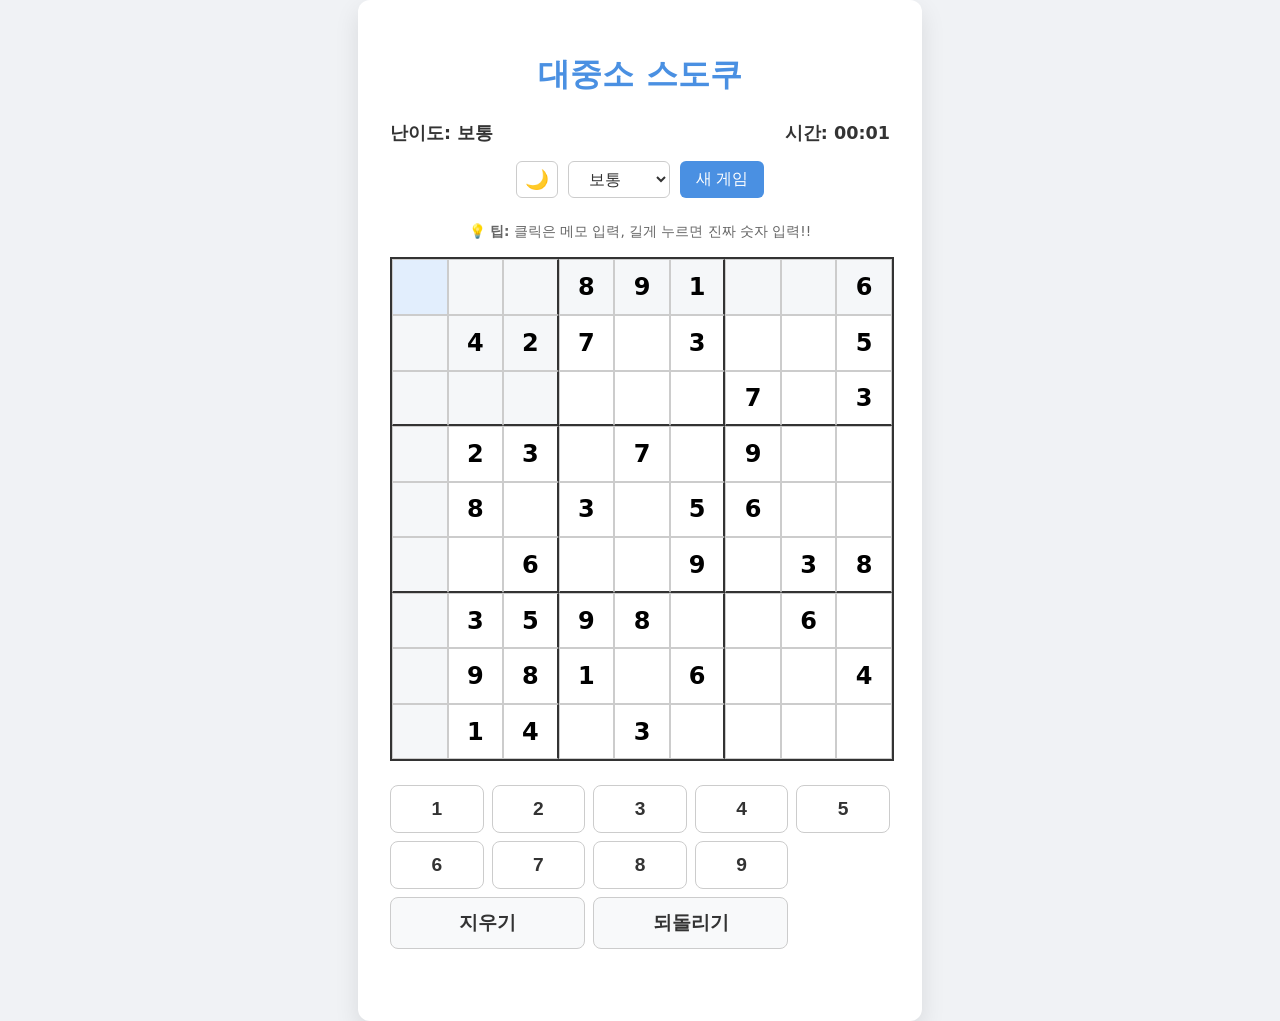
<file: index.html>
<!DOCTYPE html>
<html lang="ko">
<head>
    <meta charset="UTF-8">
    <meta name="viewport" content="width=device-width, initial-scale=1.0">
    <title>대중소 스도쿠</title>
    <link rel="stylesheet" href="style.css">
</head>
<body>
    <div class="container">
        <h1>대중소 스도쿠</h1>
        
        <div class="controls">
            <div class="info">
                <span id="difficulty-display">난이도: 보통</span>
                <span id="timer">시간: 00:00</span>
            </div>
            <div class="actions">
                <button id="theme-toggle-btn" style="background: none; font-size: 1.2rem; padding: 4px 8px;">🌙</button>

                <select id="difficulty-select">
                    <option value="easy">쉬움</option>
                    <option value="medium" selected>보통</option>
                    <option value="hard">어려움</option>
                </select>                
                <button id="new-game-btn">새 게임</button>
            </div>
        </div>

        <div class="ux-tip" style="text-align: center; margin: 0.5rem 0 1rem 0; font-size: 0.85rem; color: #666; line-height: 1.4;">
            💡 <b>팁:</b> 클릭은 메모 입력, 길게 누르면 진짜 숫자 입력!!
        </div>

        <div id="sudoku-board" class="sudoku-grid">
            <!-- 9x9 cells will be generated by JavaScript -->
        </div>

        <div class="number-pad">
            <button class="numpad-btn" data-number="1">1</button>
            <button class="numpad-btn" data-number="2">2</button>
            <button class="numpad-btn" data-number="3">3</button>
            <button class="numpad-btn" data-number="4">4</button>
            <button class="numpad-btn" data-number="5">5</button>
            <button class="numpad-btn" data-number="6">6</button>
            <button class="numpad-btn" data-number="7">7</button>
            <button class="numpad-btn" data-number="8">8</button>
            <button class="numpad-btn" data-number="9">9</button>
            <button class="numpad-btn" data-number="erase">지우기</button>
            <button id="undo-btn" class="numpad-btn">되돌리기</button>
        </div>

        <div id="message" class="message"></div>
    </div>

    <!-- 커스텀 복구 확인 모달 -->
    <div id="restore-modal" class="modal-overlay">
        <div class="modal-content">
            <h2>진행 상황 복구 🧩</h2>
            <p>이전에 플레이 중이던 게임이 있습니다.<br>계속 이어서 하시겠습니까?</p>
            <div class="modal-buttons">
                <button id="restore-yes-btn">이어서 하기</button>
                <button id="restore-no-btn" class="cancel-btn">새로 시작</button>
            </div>
        </div>
    </div>

    <!-- 커스텀 축하 모달 -->
    <div id="win-modal" class="modal-overlay">
        <div class="modal-content win-modal-content">
            <img id="fanfare-img" src="fanfare.png" alt="빵빠레" class="fanfare-img">
            <h2>🎉 축하합니다! 🎉</h2>
            <p class="win-message">정답입니다!</p>
            <p id="win-time-display">소요 시간: 00:00</p>
            <div class="modal-buttons">
                <button id="win-new-game-btn">새 게임 시작</button>
                <button id="win-close-btn" class="cancel-btn">닫기</button>
            </div>
        </div>
    </div>

    <script src="script.js"></script>
</body>
</html>
</file>
<file: style.css>
:root {
    --bg-color: #f0f2f5;
    --container-bg: #ffffff;
    --text-color: #333;
    --primary-color: #4a90e2;
    --border-color: #333;
    --cell-border: #ccc;
    --selected-bg: #e2eefd;
    --related-bg: #f5f7f9;
    --fixed-text: #000;
    --user-text: #4a90e2;
    --error-bg: #fee2e2;
    --error-text: #ef4444;
    --memo-text: #666;
    --numpad-btn-bg: #ffffff;
    --numpad-erase-bg: #f8f9fa;
}

[data-theme="dark"] {
    --bg-color: #121212;
    --container-bg: #1e1e1e;
    --text-color: #e0e0e0;
    --primary-color: #6ba4e8;
    --border-color: #ffffff;
    --cell-border: #444444;
    --selected-bg: #1a365d;
    --related-bg: #2d3748;
    --fixed-text: #ffffff;
    --user-text: #6ba4e8;
    --error-bg: #4a1d1d;
    --error-text: #fca5a5;
    --memo-text: #aaa;
    --numpad-btn-bg: #2d2d2d;
    --numpad-erase-bg: #3a3a3a;
}

body {
    font-family: 'Pretendard', -apple-system, BlinkMacSystemFont, system-ui, Roboto, sans-serif;
    background-color: var(--bg-color);
    color: var(--text-color);
    display: flex;
    justify-content: center;
    align-items: center;
    min-height: 100vh;
    margin: 0;
}

.container {
    background-color: var(--container-bg);
    padding: 2rem;
    border-radius: 12px;
    box-shadow: 0 10px 25px rgba(0,0,0,0.1);
    width: 100%;
    max-width: 500px;
    text-align: center;
}

h1 {
    margin-bottom: 1.5rem;
    color: var(--primary-color);
}

.controls {
    margin-bottom: 1.5rem;
}

.info {
    display: flex;
    justify-content: space-between;
    margin-bottom: 1rem;
    font-weight: 600;
    font-size: 1.1rem;
}

.actions {
    display: flex;
    gap: 10px;
    justify-content: center;
}

select, button {
    padding: 8px 16px;
    border-radius: 6px;
    border: 1px solid var(--cell-border);
    background-color: var(--container-bg);
    color: var(--text-color);
    font-size: 1rem;
    cursor: pointer;
}

#new-game-btn {
    background-color: var(--primary-color);
    color: white;
    border: none;
    transition: background-color 0.2s;
}

#new-game-btn:hover {
    background-color: #357abd;
}

.ux-tip {
    text-align: center; 
    margin: 0.5rem 0 1rem 0; 
    font-size: 0.85rem; 
    color: var(--memo-text); 
    line-height: 1.4;
}

.sudoku-grid {
    display: grid;
    grid-template-columns: repeat(9, 1fr);
    grid-template-rows: repeat(9, 1fr); /* ◀ 모바일 사파리 등에서 일관된 행 높이를 유지하도록 명시 */
    border: 2px solid var(--border-color);
    margin: 0 auto 1.5rem;
    width: 100%;
    aspect-ratio: 1 / 1;
}

.cell {
    border: 1px solid var(--cell-border);
    position: relative;
    display: flex;
    justify-content: center;
    align-items: center;
    font-size: 1.5rem;
    cursor: pointer;
    user-select: none;
    transition: background-color 0.1s;
    box-sizing: border-box; /* ◀ 테두리가 너비/높이에 포함되도록 고정 */
    aspect-ratio: 1 / 1;    /* ◀ 셀 단위에서도 정사각형 비율 고정 */
    overflow: hidden;       /* ◀ 텍스트나 메모 그리드가 넘쳐서 늘어나는 현상 방지 */
}

.memo-grid {
    display: grid;
    grid-template-columns: repeat(3, 1fr);
    grid-template-rows: repeat(3, 1fr);
    width: 100%;
    height: 100%;
    padding: 2px;
    box-sizing: border-box;
}

.memo-item {
    font-size: 0.6rem;
    color: var(--memo-text);
    display: flex;
    justify-content: center;
    align-items: center;
    line-height: 1;
}

/* 3x3 Block Borders */
.cell:nth-child(3n) { border-right: 1px solid var(--cell-border); }
.cell:nth-child(3n):not(:nth-child(9n)) { border-right: 2px solid var(--border-color); }
.cell:nth-child(n+19):nth-child(-n+27),
.cell:nth-child(n+46):nth-child(-n+54) {
    border-bottom: 2px solid var(--border-color);
}

.cell.fixed { font-weight: bold; color: var(--fixed-text); }
.cell.user-input { color: var(--user-text); }
.cell.selected { background-color: var(--selected-bg); }
.cell.related { background-color: var(--related-bg); }
.cell.error { background-color: var(--error-bg); color: var(--error-text); }
.cell.same-number { background-color: rgba(255, 235, 59, 0.25); }

/* 💡 넘버패드 6열 레이아웃 배치 수정 */
.number-pad {
    display: grid;
    grid-template-columns: repeat(5, 1fr);
    gap: 8px;
    margin-top: 1rem;
}

.numpad-btn {
    padding: 12px;
    border: 1px solid var(--cell-border);
    background-color: var(--numpad-btn-bg);
    color: var(--text-color);
    border-radius: 8px;
    font-size: 1.2rem;
    font-weight: 600;
    transition: all 0.2s;
    cursor: pointer;
}

.numpad-btn:hover {
    background-color: var(--selected-bg);
    border-color: var(--primary-color);
}

/* 지우기 버튼과 되돌리기 버튼 하단 정렬 스타일 */
.numpad-btn[data-number="erase"] {
    grid-column: span 2;
    background-color: var(--numpad-erase-bg);
}

#undo-btn {
    grid-column: span 2;
    background-color: var(--numpad-erase-bg);
}

.message {
    margin-top: 1rem;
    font-weight: 600;
    min-height: 1.5rem;
}

/* --- Custom Restore Modal Styles --- */
.modal-overlay {
    position: fixed;
    top: 0;
    left: 0;
    width: 100%;
    height: 100%;
    background-color: rgba(0, 0, 0, 0.6);
    backdrop-filter: blur(4px);
    display: none; /* Toggled to flex by JS */
    justify-content: center;
    align-items: center;
    z-index: 1000;
}

.modal-overlay .modal-content {
    background-color: var(--container-bg);
    color: var(--text-color);
    padding: 2.2rem 2rem;
    border-radius: 16px;
    box-shadow: 0 15px 35px rgba(0, 0, 0, 0.3);
    max-width: 380px;
    width: 88%;
    text-align: center;
    border: 1px solid var(--cell-border);
    animation: modalFadeIn 0.3s cubic-bezier(0.25, 0.8, 0.25, 1);
}

.modal-overlay h2 {
    color: var(--primary-color);
    margin-top: 0;
    margin-bottom: 0.8rem;
    font-size: 1.5rem;
}

.modal-overlay p {
    font-size: 1rem;
    line-height: 1.6;
    margin-bottom: 1.8rem;
    color: var(--text-color);
}

.modal-overlay .modal-buttons {
    display: flex;
    gap: 12px;
    justify-content: center;
}

.modal-overlay button {
    padding: 12px 24px;
    font-weight: bold;
    border-radius: 8px;
    cursor: pointer;
    font-size: 0.95rem;
    border: none;
    transition: all 0.2s;
}

#restore-yes-btn {
    background-color: var(--primary-color);
    color: white;
}

#restore-yes-btn:hover {
    filter: brightness(1.1);
    transform: translateY(-1px);
}

#restore-no-btn.cancel-btn {
    background-color: #e2e8f0;
    color: #475569;
}

[data-theme="dark"] #restore-no-btn.cancel-btn {
    background-color: #334155;
    color: #cbd5e1;
}

#restore-no-btn.cancel-btn:hover {
    filter: brightness(0.9);
    transform: translateY(-1px);
}

@keyframes modalFadeIn {
    from { opacity: 0; transform: scale(0.92) translateY(-15px); }
    to { opacity: 1; transform: scale(1) translateY(0); }
}

@media (max-width: 400px) {
    .container { padding: 1rem; }
    .cell { font-size: 1.2rem; }
}

/* --- Custom Win Modal Styles --- */
.modal-overlay .win-modal-content {
    max-width: 420px;
    padding: 2.5rem 2rem;
    border: 2px solid #10b981;
}

.modal-overlay .fanfare-img {
    width: 120px;
    height: 120px;
    object-fit: contain;
    margin-bottom: 1rem;
    animation: bounce 1.5s infinite alternate;
}

.modal-overlay .win-message {
    font-size: 1.2rem;
    font-weight: bold;
    color: #10b981;
    margin-bottom: 0.5rem;
}

#win-time-display {
    font-size: 1.1rem;
    color: var(--text-color);
    margin-bottom: 1.5rem;
    font-weight: 600;
}

#win-new-game-btn {
    background-color: #10b981;
    color: white;
}

#win-new-game-btn:hover {
    background-color: #059669;
    transform: translateY(-1px);
}

#win-close-btn.cancel-btn {
    background-color: #e2e8f0;
    color: #475569;
}

[data-theme="dark"] #win-close-btn.cancel-btn {
    background-color: #334155;
    color: #cbd5e1;
}

#win-close-btn.cancel-btn:hover {
    filter: brightness(0.9);
    transform: translateY(-1px);
}

@keyframes bounce {
    from { transform: translateY(0); }
    to { transform: translateY(-10px); }
}

/* --- Completed Number Pad Button Styles (Option B) --- */
.numpad-btn.completed-disabled {
    opacity: 0.25;
    pointer-events: none;
    cursor: default;
    position: relative;
    border-color: var(--cell-border);
    background-color: var(--numpad-erase-bg);
}

.numpad-btn.completed-disabled::after {
    content: "✓";
    position: absolute;
    top: 2px;
    right: 5px;
    font-size: 0.75rem;
    color: #10b981;
    font-weight: bold;
}
</file>
